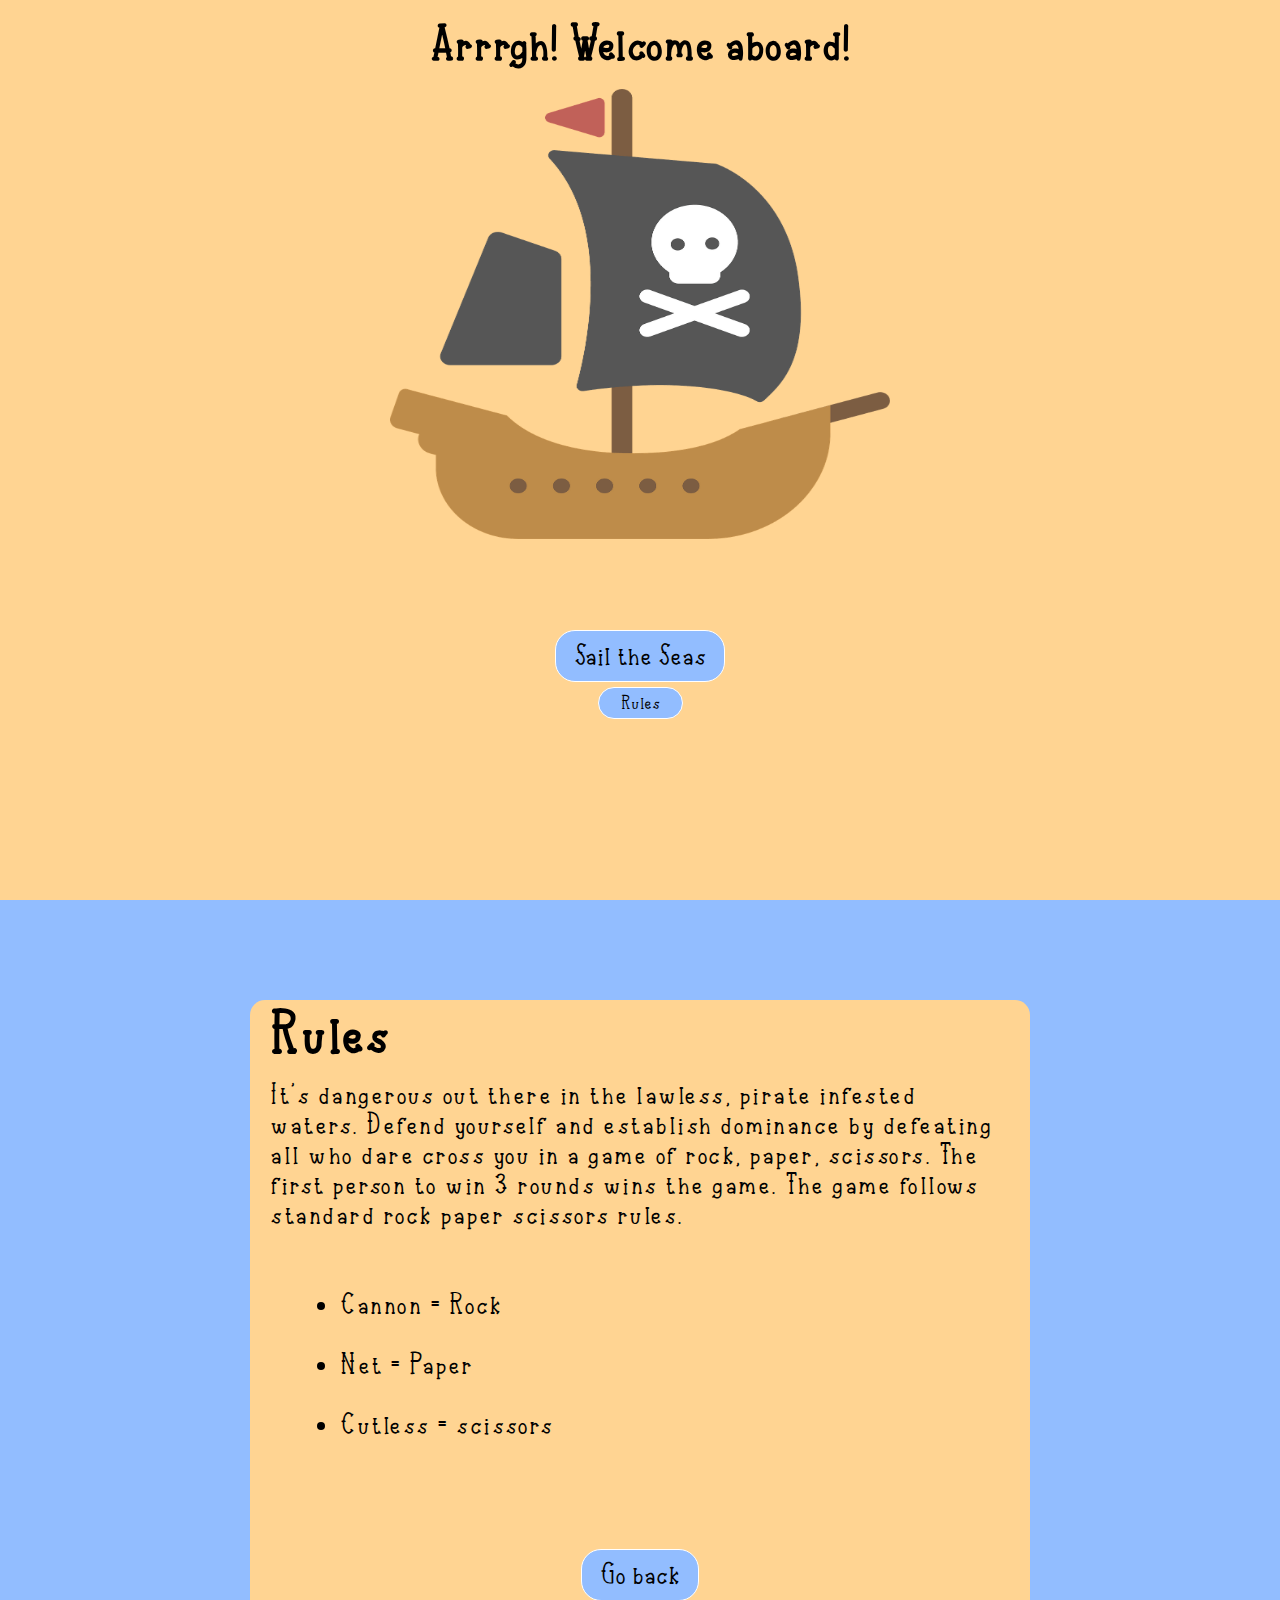
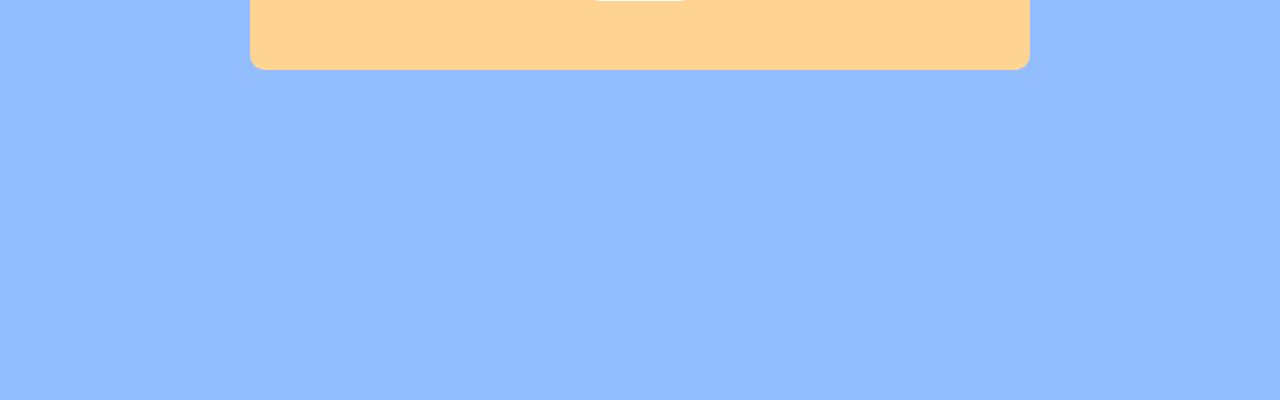
<file: index.html>
<!DOCTYPE html>
<html lang="en">
<head>
    <meta charset="UTF-8">
    <meta http-equiv="X-UA-Compatible" content="IE=edge">
    <meta name="viewport" content="width=device-width, initial-scale=1.0">
    <title>Rock Paper Scissor</title>
    <script src="script.js" defer></script>
    <link rel="stylesheet" href="style.css">
</head>
<body>
    <main id="main">
        <h1 class="greeting">Arrrgh! Welcome aboard!</h1>
        <img class="image" src="images/pirate-ship-clipart-lg.png">
        <div class="button-holder">
            <button class="game-btn"><a href="game.html">Sail the Seas</a></button>
            <button class="rules-btn"><a href='#rules'>Rules</a></button>
        </div>
    </main>
    <div id="rules">
        <div class="rule-container">
            <h1>Rules</h1>
            <p>
            It's dangerous out there in the lawless, pirate infested waters. Defend yourself and establish dominance by defeating all who dare cross you
            in a game of rock, paper, scissors. The first person to win 3 rounds wins the game. The game follows standard rock paper scissors rules.
            </p>
            <ul class="legend">
                <li>Cannon = Rock</li>
                <li>Net = Paper</li>
                <li>Cutless = scissors</li>
            </ul>
            <div class="button-container">
                <button><a href="#main">Go back</a></button>
            </div>
        </div>
    </div>

</body>
</html>
</file>
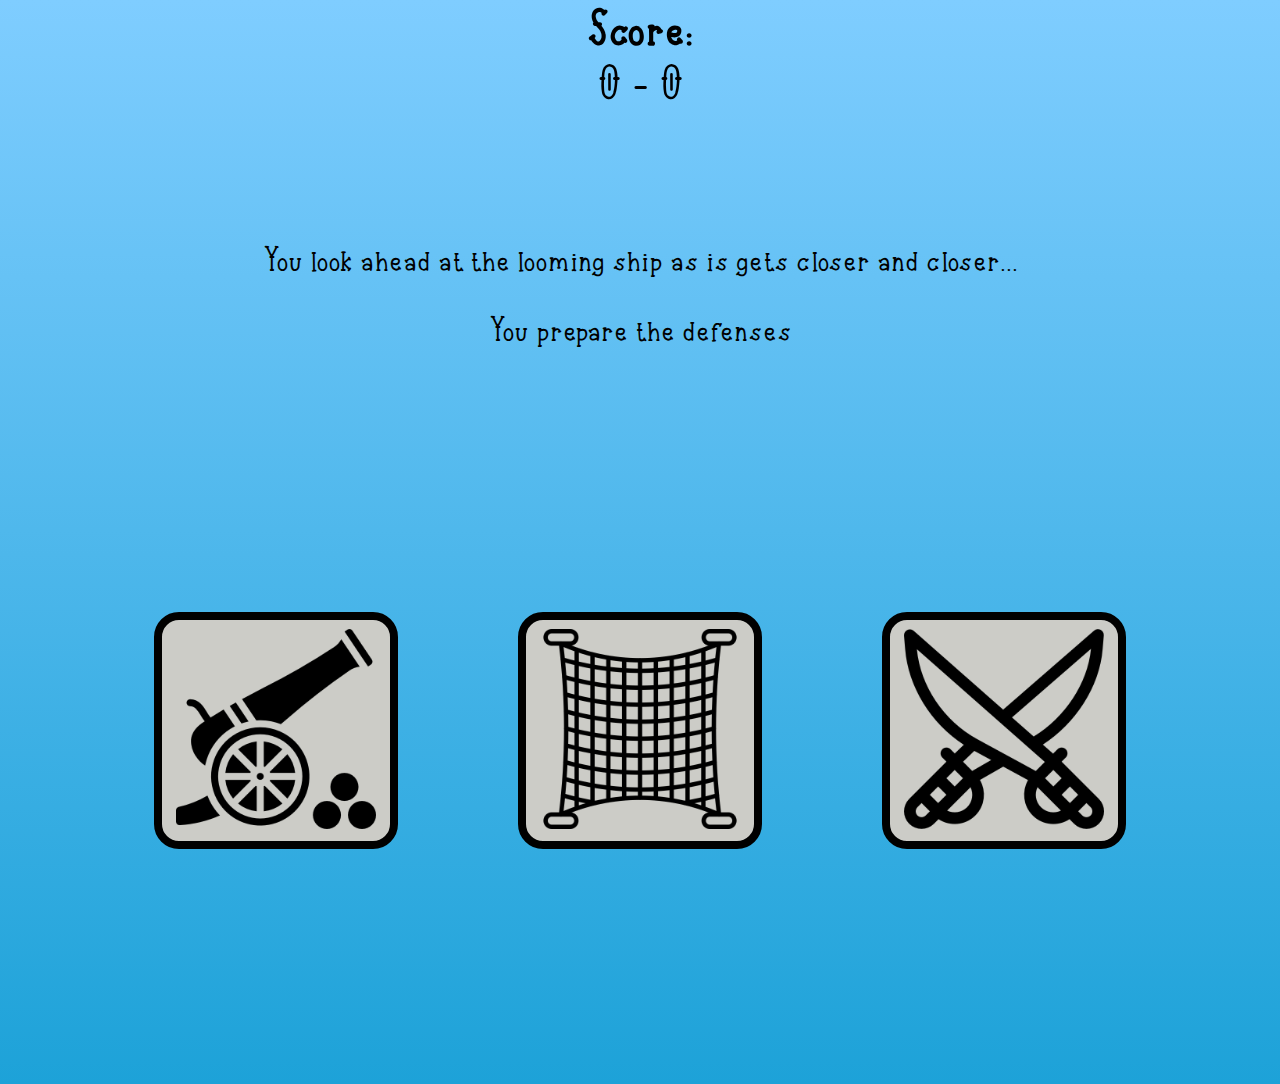
<file: game.html>
<!DOCTYPE html>
<html lang="en">
<head>
    <meta charset="UTF-8">
    <meta http-equiv="X-UA-Compatible" content="IE=edge">
    <meta name="viewport" content="width=device-width, initial-scale=1.0">
    <title>Rock Paper Scissors</title>
    <script src="script.js" defer></script>
    <link rel="stylesheet" href="style.css">
</head>
<body id="gameBody">
    <h1 class="scoreHeader">Score:</h1>
    <p class="score">0 - 0</p>
    <p class="gameText">You look ahead at the looming ship as is gets closer and closer...<br>
        You prepare the defenses
    </p>
    <ul class="choices">
        <li><button class="choiceButton r"><img class="choice rock" src="images/cannon.png"></button></li>
        <li><button class="choiceButton p"><img class="choice paper" src="images/fishing-net.png"></button></li>
        <li><button class="choiceButton s"><img class="choice scissors" src="images/saber.png"></button></li>
    </ul>
</body>
</html>
</file>
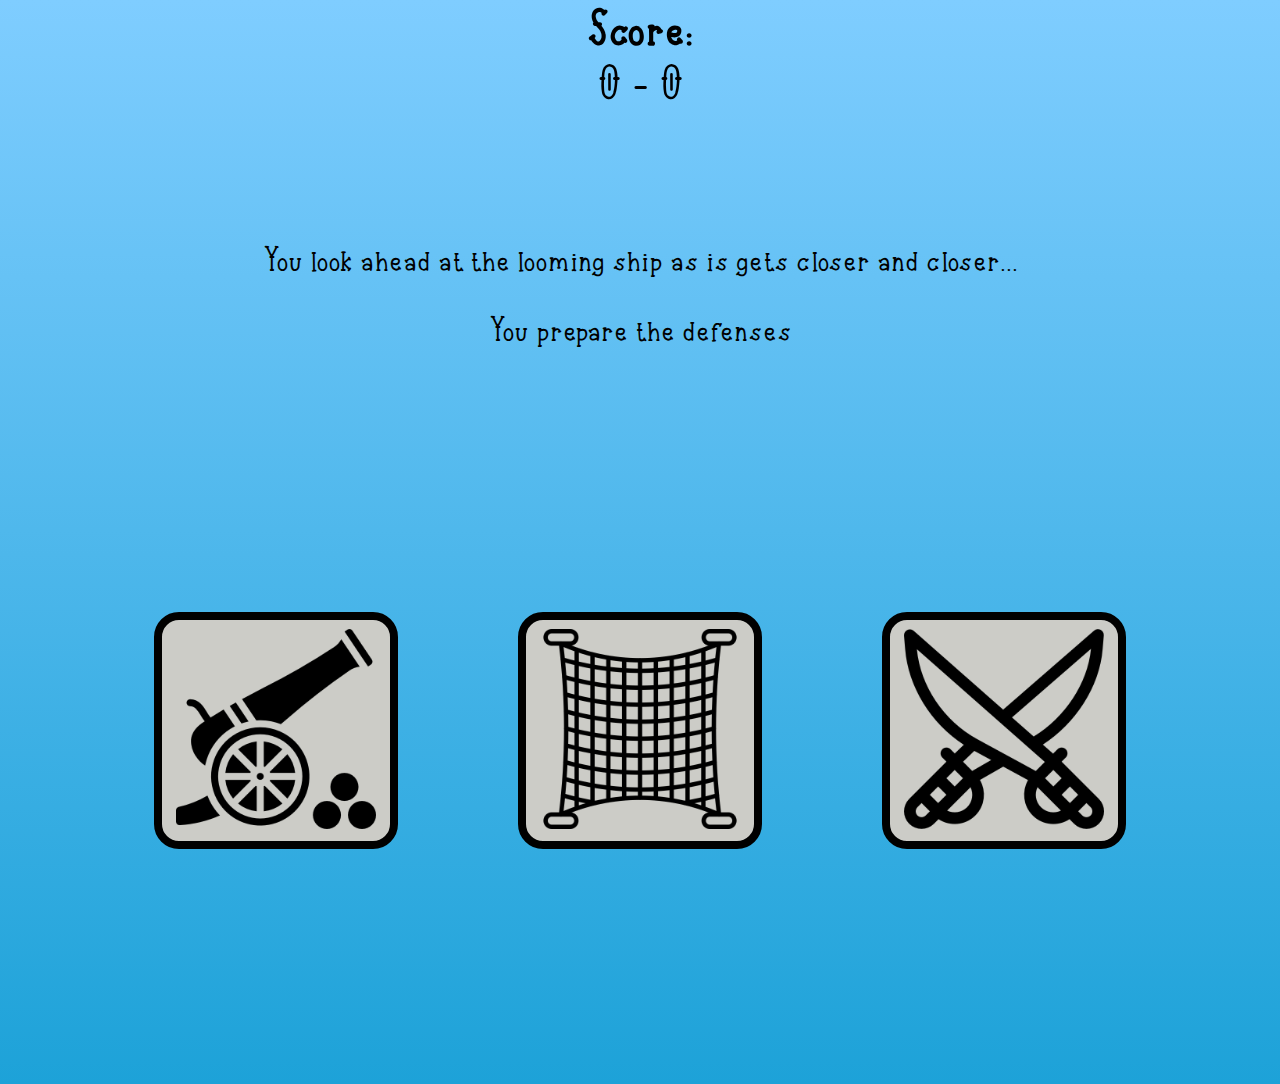
<file: html/game.html>
<!DOCTYPE html>
<html lang="en">
<head>
    <meta charset="UTF-8">
    <meta http-equiv="X-UA-Compatible" content="IE=edge">
    <meta name="viewport" content="width=device-width, initial-scale=1.0">
    <title>Rock Paper Scissors</title>
    <script src="../script.js" defer></script>
    <link rel="stylesheet" href="../style.css">
</head>
<body id="gameBody">
    <h1 class="scoreHeader">Score:</h1>
    <p class="score">0 - 0</p>
    <p class="gameText">You look ahead at the looming ship as is gets closer and closer...<br>
        You prepare the defenses
    </p>
    <ul class="choices">
        <li><button class="choiceButton r"><img class="choice rock" src="../images/cannon.png"></button></li>
        <li><button class="choiceButton p"><img class="choice paper" src="../images/fishing-net.png"></button></li>
        <li><button class="choiceButton s"><img class="choice scissors" src="../images/saber.png"></button></li>
    </ul>
</body>
</html>
</file>
<file: style.css>
/* To all */
@font-face {
    font-family: 'Ayematey';
    src: url('html/Ayematey-rgxay.ttf');
}

* {
    font-family: 'Ayematey';
}

button {
    border: none;
    border-radius: 20px;
}

a {
    text-decoration: none;
    color: black;
}

body {
    margin: 0px;
    display: flex;
    flex-direction: column;
    align-items: center;
}

h1 {
    margin: 0px;
}

/* Index.html */
main {
    display: flex;
    flex-direction: column;
    align-items: center;
    text-align: center;
    height: 100vh;
    width: 100%;
    background: rgb(255, 212, 146);
}

.greeting {
    padding: 20px;
    font-size: 50px;
}

.button-holder{
    display: flex;
    flex-direction: column;
    align-items: center;
    gap: 5px;
    justify-content: flex-end;
    height: 20%;
}
.image {
    height: 450px;
    width: 500px;
}

.button-container button,
.rules-btn,
.game-btn {
    background: #92bdff;
    border: 1px white solid;
}

.button-container button,
.game-btn{
    padding: 10px 18px;
    font-size: 30px;
}

.rules-btn{
    padding: 5px 9px;
    font-size: 20px;
    width: 50%;
}

#rules {
    height: 100vh;
    background: #92bdff;
    padding: 100px 250px;
    font-size: 30px;
}

.rule-container {
    display: flex;
    flex-direction: column;
    background: rgb(255, 212, 146);
    height: 70%;
    padding: 20px;
    border-radius: 15px;
    line-height: 30px;
    letter-spacing: 1.5px;
}

.rule-container p {
    margin-bottom: 0px;
}

.legend li {
    margin: 30px;
}

.button-container {
    display: flex;
    justify-content: center;
    flex-grow: 1;
    align-items: center;
}

/* Game.html */
#gameBody {
    background-image: linear-gradient(#7fcdff, #1da2d8);
}


.scoreHeader,
.score {
    font-size: 50px;
    margin: 0px;
    padding-top: 5px;
}

.gameText {
    text-align: center;
    font-size: 35px;
    padding-top: 100px;
    white-space: pre-line;

}

.choices {
    display: flex;
    list-style: none;
    margin-top: 10px;
    padding: 0px;
    align-items: center;
    justify-content: center;
    gap: 120px;
    min-height: 75vh;
}

.choiceButton {
    border: 8px black solid;
    border-radius: 25px;
    transition: all 0.2s;
    background: #ccccc7;
}

.choice {
    width: 200px;
    padding: 8px;
}

.clicked {
    transform: scale(1.1);
    border-color: rgb(214, 175, 0);
    box-shadow: 0 0 10px rgb(214, 175, 0);
}
</file>
